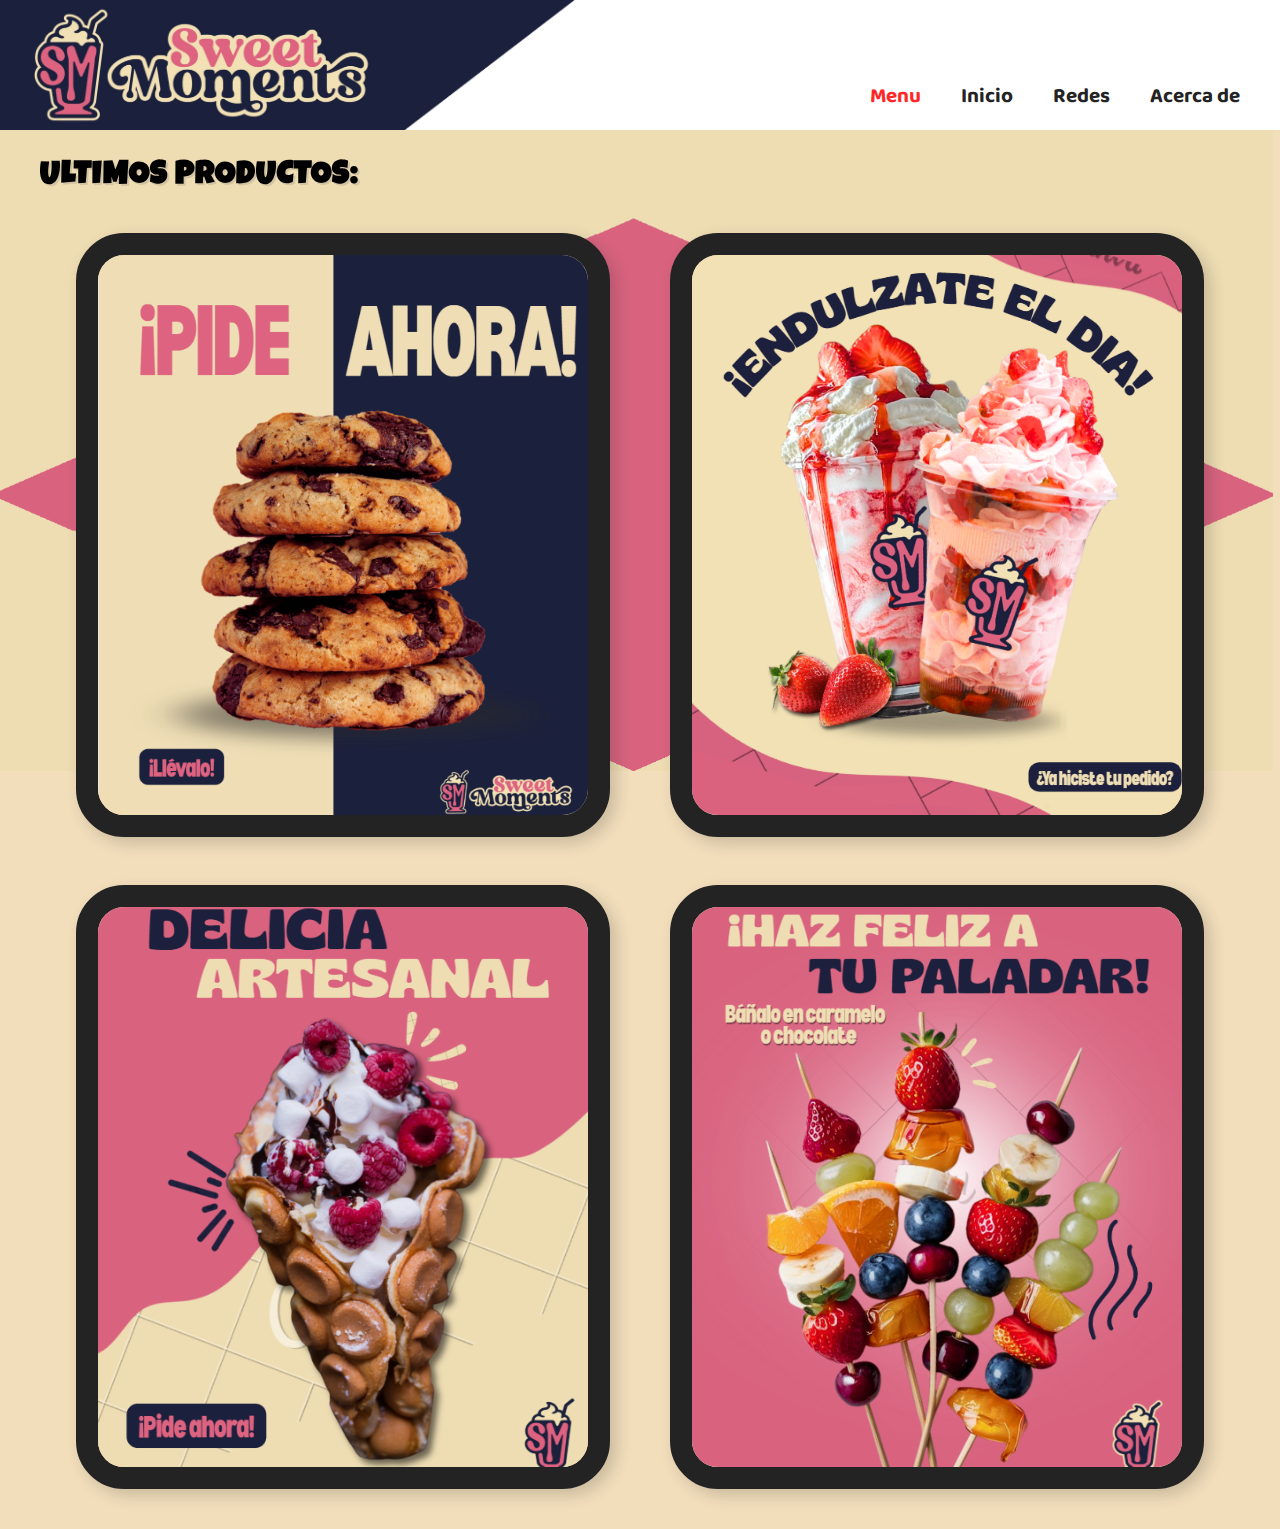
<file: index.html>
<!DOCTYPE html>
<html lang="es">
<head>
    <meta charset="UTF-8">
    <meta name="viewport" content="width=device-width, initial-scale=1.0">
    <title>Sweet Moments</title>
    <link rel="stylesheet" href="style.css">

    <link href="https://fonts.googleapis.com/css2?family=Baloo+2:wght@700&display=swap" rel="stylesheet">
</head>

<body>

    <header>
    <img src="logo-grande.png" alt="Sweet Moments Logo" class="logo-grande">
    <nav>
        <ul>
            <li><a href="menu.html" class="active">Menu</a></li>
            <li><a href="index.html">Inicio</a></li>
            <li><a href="#">Redes</a></li>
            <li><a href="#">Acerca de</a></li>
        </ul>
    </nav>
</header>


    <main>
        <div class="rombo-bg"></div>
    <h2>ULTIMOS PRODUCTOS:</h2>
    <div class="productos">
        <div class="producto">
            <img src="cookies.png" alt="Cookies">
        </div>
        <div class="producto">
            <img src="fresas.png" alt="Fresas con crema">
        </div>
        <div class="producto">
            <img src="art.png" alt="Producto 3">
        </div>
        <div class="producto">
            <img src="cc.png" alt="Producto 4">
        </div>
    </div>
    </main>

    <footer>

    </footer>
</file>
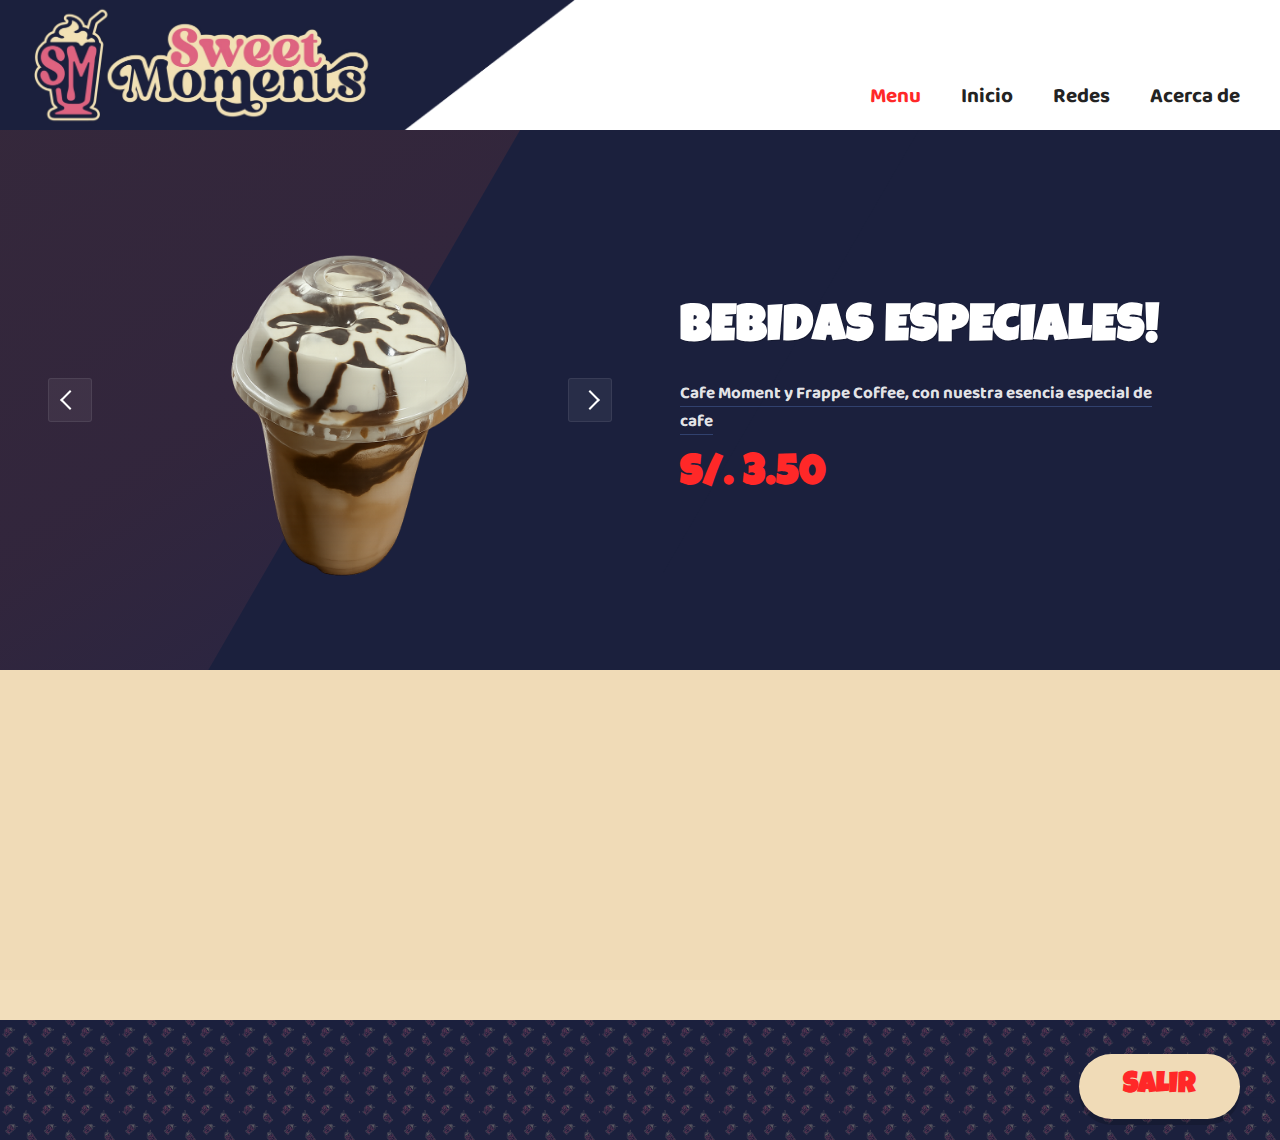
<file: bebidas.html>
<!DOCTYPE html>
<html lang="es">
<head>
    <meta charset="UTF-8">
    <meta name="viewport" content="width=device-width, initial-scale=1.0">
    <title>Sweet Moments</title>
    <link rel="stylesheet" href="menupstyle.css">

    <link href="https://fonts.googleapis.com/css2?family=Baloo+2:wght@700&display=swap" rel="stylesheet">
</head>

<body>

    <header>
    <img src="logo-grande.png" alt="Sweet Moments Logo" class="logo-grande">
    <nav>
        <ul>
            <li><a href="menu.html" class="active">Menu</a></li>
            <li><a href="index.html">Inicio</a></li>
            <li><a href="redes.html">Redes</a></li>
            <li><a href="#">Acerca de</a></li>
        </ul>
    </nav>
</header>


    <main>
        <section class="hero-section" aria-label="Promoción principal">
  <div class="hero-inner">
    <div class="carousel" aria-hidden="false" role="region" aria-label="Carrusel de productos">
      <button class="arrow left" aria-label="Anterior"></button>

      <div class="slides" role="list">
        
        <img class="slide" src="fcoffee.png" alt="fc" role="listitem">
        <img class="slide" src="coffee.png" alt="c" role="listitem">
        <img class="slide" src="fcoffee1.png" alt="fc" role="listitem">
        <img class="slide" src="coffee1.png" alt="c" role="listitem">
      </div>

      <button class="arrow right" aria-label="Siguiente"></button>
    </div>

    <div class="hero-content">
      <h1>BEBIDAS ESPECIALES!</h1>
      <p class="lead">Cafe Moment y Frappe Coffee, con nuestra esencia especial de cafe</p>
      <div class="price">S/. 3.50</div>
    </div>
  </div>
</section>


<div class="cream-band" role="presentation" aria-hidden="true"></div>


<div class="cream-large" role="presentation" aria-hidden="true"></div>
    </main>

<footer class="mosaic-footer">
  <button class="exit-btn" onclick="location.href='index.html'">SALIR</button>
</footer>

<script>
    
(function(){
  const carousel = document.querySelector('.carousel');
  if (!carousel) return;

  const slides = Array.from(carousel.querySelectorAll('.slide'));
  const prevBtn = carousel.querySelector('.arrow.left');
  const nextBtn = carousel.querySelector('.arrow.right');
  if (!slides.length) return;

  let idx = 0;

  function update() {
    slides.forEach((s, i) => {
      if (i === idx) {
        s.classList.add('active');
        s.setAttribute('aria-hidden', 'false');
      } else {
        s.classList.remove('active');
        s.setAttribute('aria-hidden', 'true');
      }
    });
  }

  function prev() {
    idx = (idx - 1 + slides.length) % slides.length;
    update();
  }

  function next() {
    idx = (idx + 1) % slides.length;
    update();
  }

  update();

  if (prevBtn) prevBtn.addEventListener('click', prev);
  if (nextBtn) nextBtn.addEventListener('click', next);

  carousel.addEventListener('keydown', (e) => {
    if (e.key === 'ArrowLeft') prev();
    if (e.key === 'ArrowRight') next();
  });

  [prevBtn, nextBtn].forEach(btn => {
    if (btn) btn.setAttribute('tabindex', '0');
  });

  window._fresasCarousel = { next, prev, goTo: i => { idx = i % slides.length; update(); } };
})();
</script>
</file>
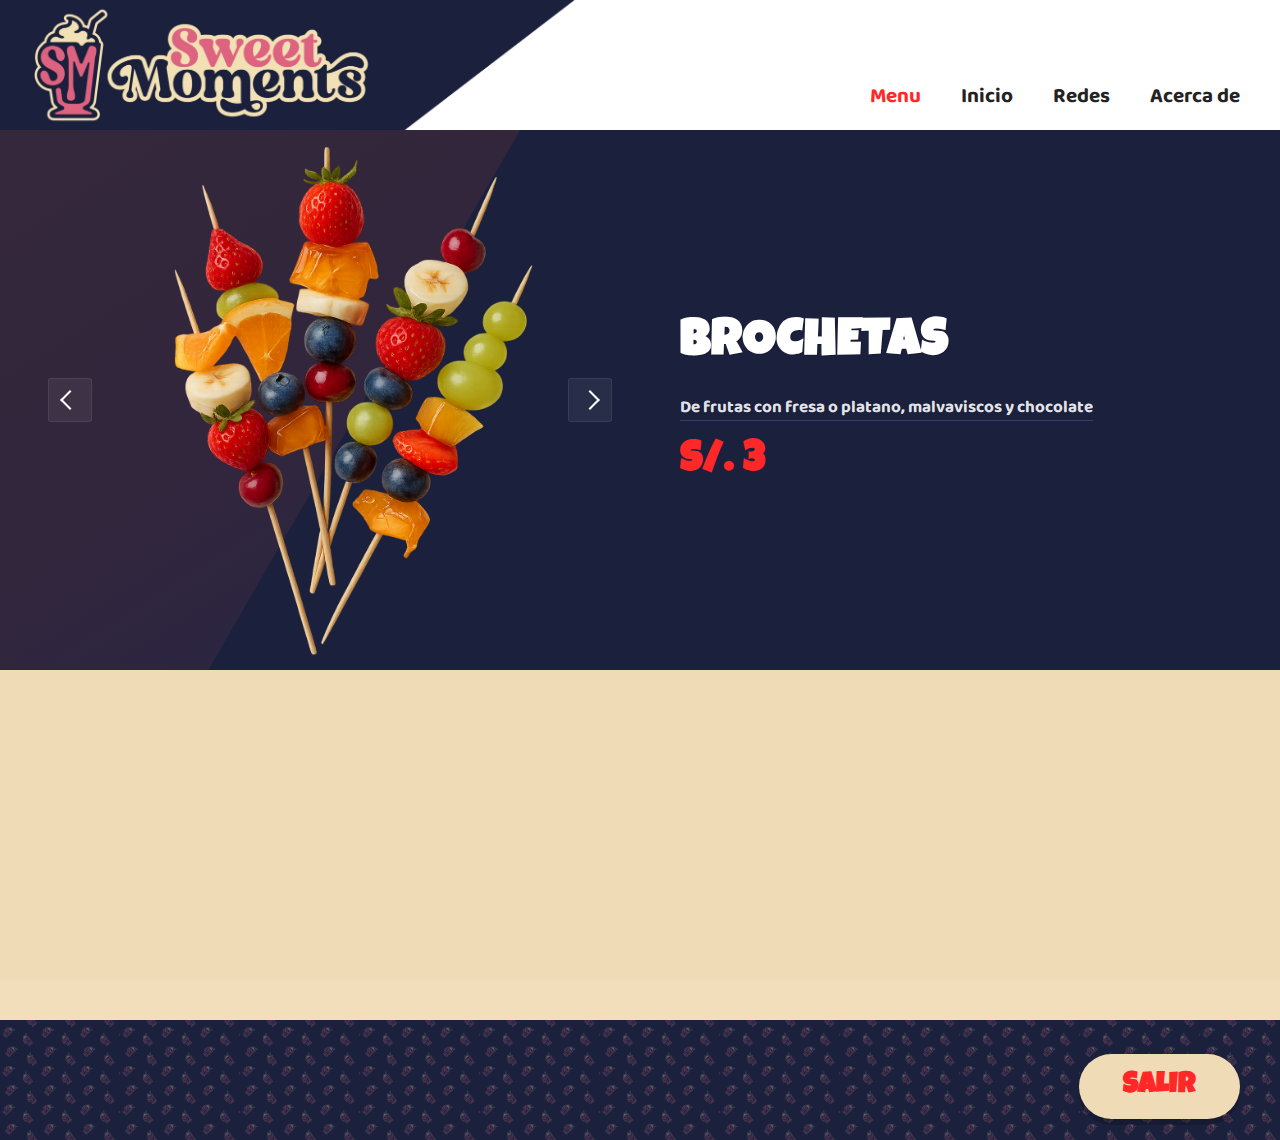
<file: brochetas.html>
<!DOCTYPE html>
<html lang="es">
<head>
    <meta charset="UTF-8">
    <meta name="viewport" content="width=device-width, initial-scale=1.0">
    <title>Sweet Moments</title>
    <link rel="stylesheet" href="menupstyle.css">

    <link href="https://fonts.googleapis.com/css2?family=Baloo+2:wght@700&display=swap" rel="stylesheet">
</head>

<body>

    <header>
    <img src="logo-grande.png" alt="Sweet Moments Logo" class="logo-grande">
    <nav>
        <ul>
            <li><a href="menu.html" class="active">Menu</a></li>
            <li><a href="index.html">Inicio</a></li>
            <li><a href="redes.html">Redes</a></li>
            <li><a href="#">Acerca de</a></li>
        </ul>
    </nav>
</header>


    <main>
        <section class="hero-section" aria-label="Promoción principal">
  <div class="hero-inner">
    <div class="carousel" aria-hidden="false" role="region" aria-label="Carrusel de productos">
      <button class="arrow left" aria-label="Anterior"></button>

      <div class="slides" role="list">

        <img class="slide" src="brocheta.png" alt="brocheta" role="listitem">
        <img class="slide" src="brocheta1.png" alt="brocheta" role="listitem">
      </div>

      <button class="arrow right" aria-label="Siguiente"></button>
    </div>

    <div class="hero-content">
      <h1>BROCHETAS</h1>
      <p class="lead">De frutas con fresa o platano, malvaviscos y chocolate</p>
      <div class="price">S/. 3</div>
    </div>
  </div>
</section>

<div class="cream-band" role="presentation" aria-hidden="true"></div>

<div class="cream-large" role="presentation" aria-hidden="true"></div>
    </main>

<footer class="mosaic-footer">
  <button class="exit-btn" onclick="location.href='index.html'">SALIR</button>
</footer>

<script>

(function(){
  const carousel = document.querySelector('.carousel');
  if (!carousel) return;

  const slides = Array.from(carousel.querySelectorAll('.slide'));
  const prevBtn = carousel.querySelector('.arrow.left');
  const nextBtn = carousel.querySelector('.arrow.right');
  if (!slides.length) return;

  let idx = 0;

  function update() {
    slides.forEach((s, i) => {
      if (i === idx) {
        s.classList.add('active');
        s.setAttribute('aria-hidden', 'false');
      } else {
        s.classList.remove('active');
        s.setAttribute('aria-hidden', 'true');
      }
    });
  }

  function prev() {
    idx = (idx - 1 + slides.length) % slides.length;
    update();
  }

  function next() {
    idx = (idx + 1) % slides.length;
    update();
  }

  update();

  if (prevBtn) prevBtn.addEventListener('click', prev);
  if (nextBtn) nextBtn.addEventListener('click', next);

  carousel.addEventListener('keydown', (e) => {
    if (e.key === 'ArrowLeft') prev();
    if (e.key === 'ArrowRight') next();
  });

  [prevBtn, nextBtn].forEach(btn => {
    if (btn) btn.setAttribute('tabindex', '0');
  });

  window._fresasCarousel = { next, prev, goTo: i => { idx = i % slides.length; update(); } };
})();
</script>
</file>
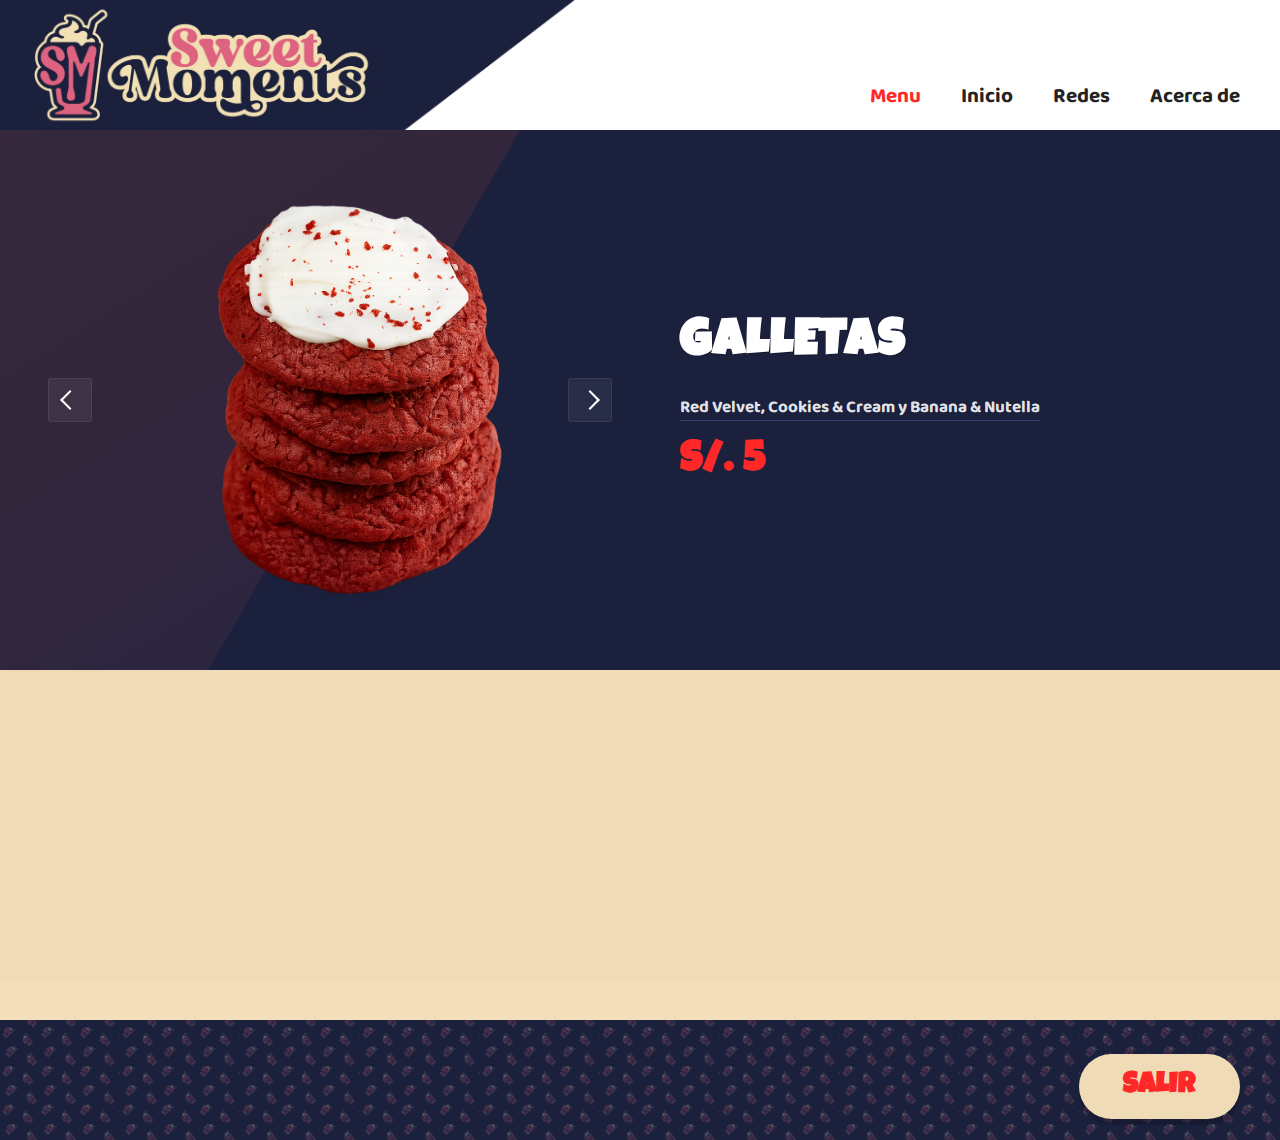
<file: cookies.html>
<!DOCTYPE html>
<html lang="es">
<head>
    <meta charset="UTF-8">
    <meta name="viewport" content="width=device-width, initial-scale=1.0">
    <title>Sweet Moments</title>
    <link rel="stylesheet" href="menupstyle.css">

    <link href="https://fonts.googleapis.com/css2?family=Baloo+2:wght@700&display=swap" rel="stylesheet">
</head>

<body>

    <header>
    <img src="logo-grande.png" alt="Sweet Moments Logo" class="logo-grande">
    <nav>
        <ul>
            <li><a href="menu.html" class="active">Menu</a></li>
            <li><a href="index.html">Inicio</a></li>
            <li><a href="redes.html">Redes</a></li>
            <li><a href="#">Acerca de</a></li>
        </ul>
    </nav>
</header>


    <main>
        <section class="hero-section" aria-label="Promoción principal">
  <div class="hero-inner">
    <div class="carousel" aria-hidden="false" role="region" aria-label="Carrusel de productos">
      <button class="arrow left" aria-label="Anterior"></button>

      <div class="slides" role="list">

        <img class="slide" src="cred.png" alt="Fresas con crema - variante 2" role="listitem">
        <img class="slide" src="candc.png" alt="Fresas con crema - variante 2" role="listitem">
        <img class="slide" src="cookie.png" alt="Fresas con crema - variante 1" role="listitem">
      </div>

      <button class="arrow right" aria-label="Siguiente"></button>
    </div>

    <div class="hero-content">
      <h1>GALLETAS</h1>
      <p class="lead">Red Velvet, Cookies & Cream y Banana & Nutella</p>
      <div class="price">S/. 5</div>
    </div>
  </div>
</section>

<div class="cream-band" role="presentation" aria-hidden="true"></div>

<div class="cream-large" role="presentation" aria-hidden="true"></div>
    </main>

<footer class="mosaic-footer">
  <button class="exit-btn" onclick="location.href='index.html'">SALIR</button>
</footer>

<script>

(function(){
  const carousel = document.querySelector('.carousel');
  if (!carousel) return;

  const slides = Array.from(carousel.querySelectorAll('.slide'));
  const prevBtn = carousel.querySelector('.arrow.left');
  const nextBtn = carousel.querySelector('.arrow.right');
  if (!slides.length) return;

  let idx = 0;

  function update() {
    slides.forEach((s, i) => {
      if (i === idx) {
        s.classList.add('active');
        s.setAttribute('aria-hidden', 'false');
      } else {
        s.classList.remove('active');
        s.setAttribute('aria-hidden', 'true');
      }
    });
  }

  function prev() {
    idx = (idx - 1 + slides.length) % slides.length;
    update();
  }

  function next() {
    idx = (idx + 1) % slides.length;
    update();
  }

  update();

  if (prevBtn) prevBtn.addEventListener('click', prev);
  if (nextBtn) nextBtn.addEventListener('click', next);

  carousel.addEventListener('keydown', (e) => {
    if (e.key === 'ArrowLeft') prev();
    if (e.key === 'ArrowRight') next();
  });

  [prevBtn, nextBtn].forEach(btn => {
    if (btn) btn.setAttribute('tabindex', '0');
  });

  window._fresasCarousel = { next, prev, goTo: i => { idx = i % slides.length; update(); } };
})();
</script>
</file>
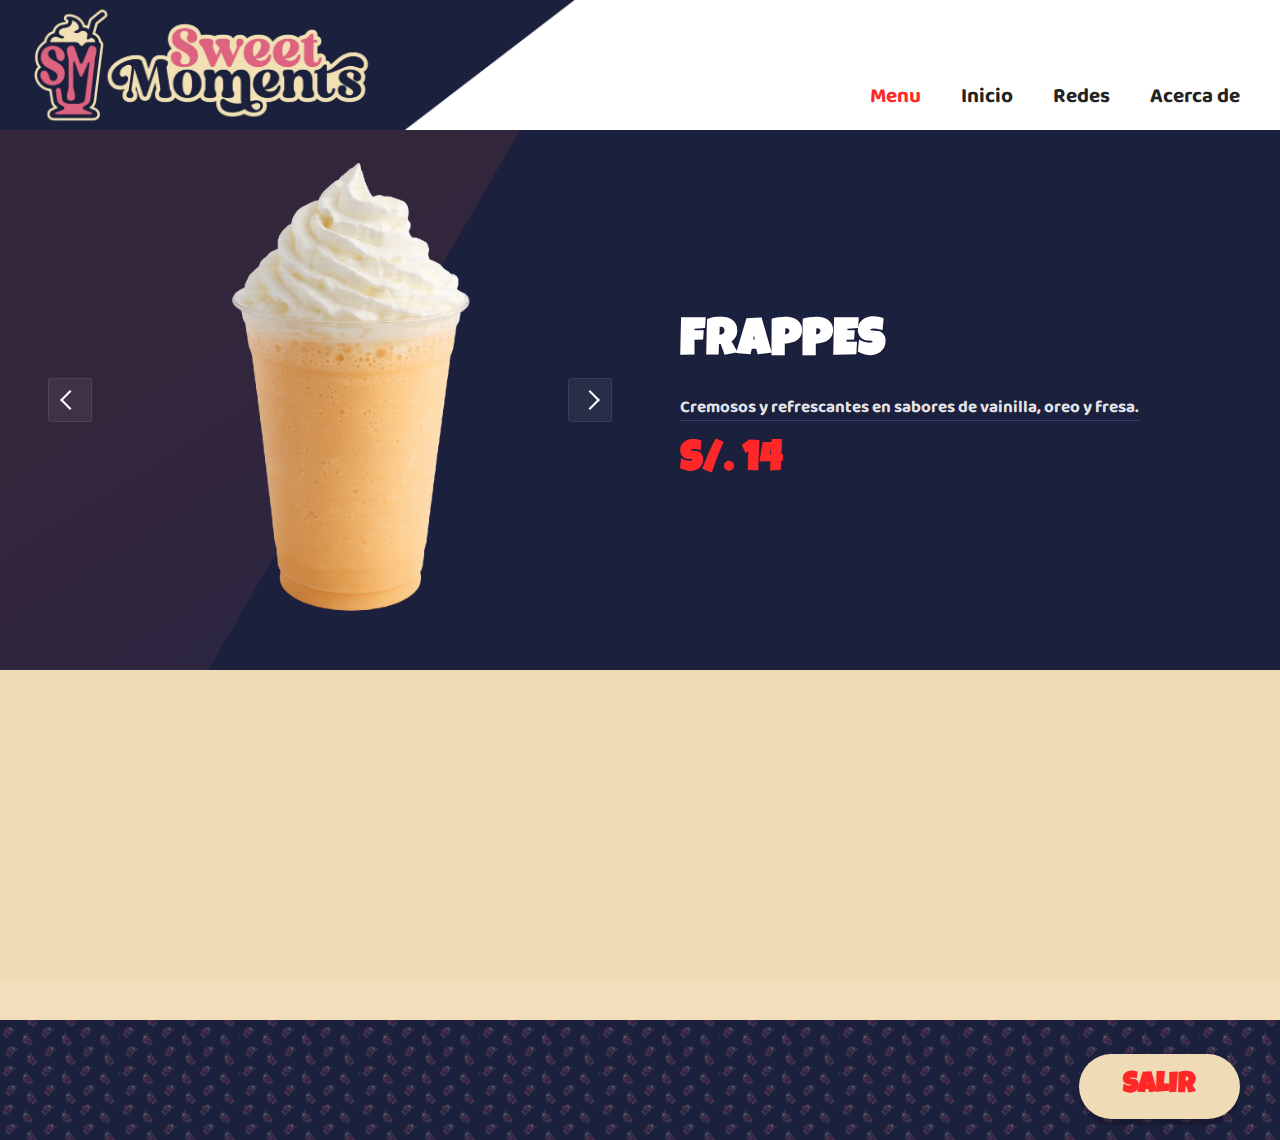
<file: frappes.html>
<!DOCTYPE html>
<html lang="es">
<head>
    <meta charset="UTF-8">
    <meta name="viewport" content="width=device-width, initial-scale=1.0">
    <title>Sweet Moments</title>
    <link rel="stylesheet" href="menupstyle.css">

    <link href="https://fonts.googleapis.com/css2?family=Baloo+2:wght@700&display=swap" rel="stylesheet">
</head>

<body>

    <header>
    <img src="logo-grande.png" alt="Sweet Moments Logo" class="logo-grande">
    <nav>
        <ul>
            <li><a href="menu.html" class="active">Menu</a></li>
            <li><a href="index.html">Inicio</a></li>
            <li><a href="redes.html">Redes</a></li>
            <li><a href="#">Acerca de</a></li>
        </ul>
    </nav>
</header>


    <main>
        <section class="hero-section" aria-label="Promoción principal">
  <div class="hero-inner">
    <div class="carousel" aria-hidden="false" role="region" aria-label="Carrusel de productos">
      <button class="arrow left" aria-label="Anterior"></button>

      <div class="slides" role="list">

        <img class="slide" src="frappev.png" alt="frappe" role="listitem">
        <img class="slide" src="frappeo.png" alt="frappe1" role="listitem">
        <img class="slide" src="frappef.png" alt="frappe2" role="listitem">
      </div>

      <button class="arrow right" aria-label="Siguiente"></button>
    </div>

    <div class="hero-content">
      <h1>FRAPPES</h1>
      <p class="lead">Cremosos y refrescantes en sabores de vainilla, oreo y fresa.</p>
      <div class="price">S/. 14</div>
    </div>
  </div>
</section>

<div class="cream-band" role="presentation" aria-hidden="true"></div>

<div class="cream-large" role="presentation" aria-hidden="true"></div>
    </main>

<footer class="mosaic-footer">
  <button class="exit-btn" onclick="location.href='index.html'">SALIR</button>
</footer>

<script>

(function(){
  const carousel = document.querySelector('.carousel');
  if (!carousel) return;

  const slides = Array.from(carousel.querySelectorAll('.slide'));
  const prevBtn = carousel.querySelector('.arrow.left');
  const nextBtn = carousel.querySelector('.arrow.right');
  if (!slides.length) return;

  let idx = 0;

  function update() {
    slides.forEach((s, i) => {
      if (i === idx) {
        s.classList.add('active');
        s.setAttribute('aria-hidden', 'false');
      } else {
        s.classList.remove('active');
        s.setAttribute('aria-hidden', 'true');
      }
    });
  }

  function prev() {
    idx = (idx - 1 + slides.length) % slides.length;
    update();
  }

  function next() {
    idx = (idx + 1) % slides.length;
    update();
  }

  update();

  if (prevBtn) prevBtn.addEventListener('click', prev);
  if (nextBtn) nextBtn.addEventListener('click', next);

  carousel.addEventListener('keydown', (e) => {
    if (e.key === 'ArrowLeft') prev();
    if (e.key === 'ArrowRight') next();
  });

  [prevBtn, nextBtn].forEach(btn => {
    if (btn) btn.setAttribute('tabindex', '0');
  });

  window._fresasCarousel = { next, prev, goTo: i => { idx = i % slides.length; update(); } };
})();
</script>
</file>
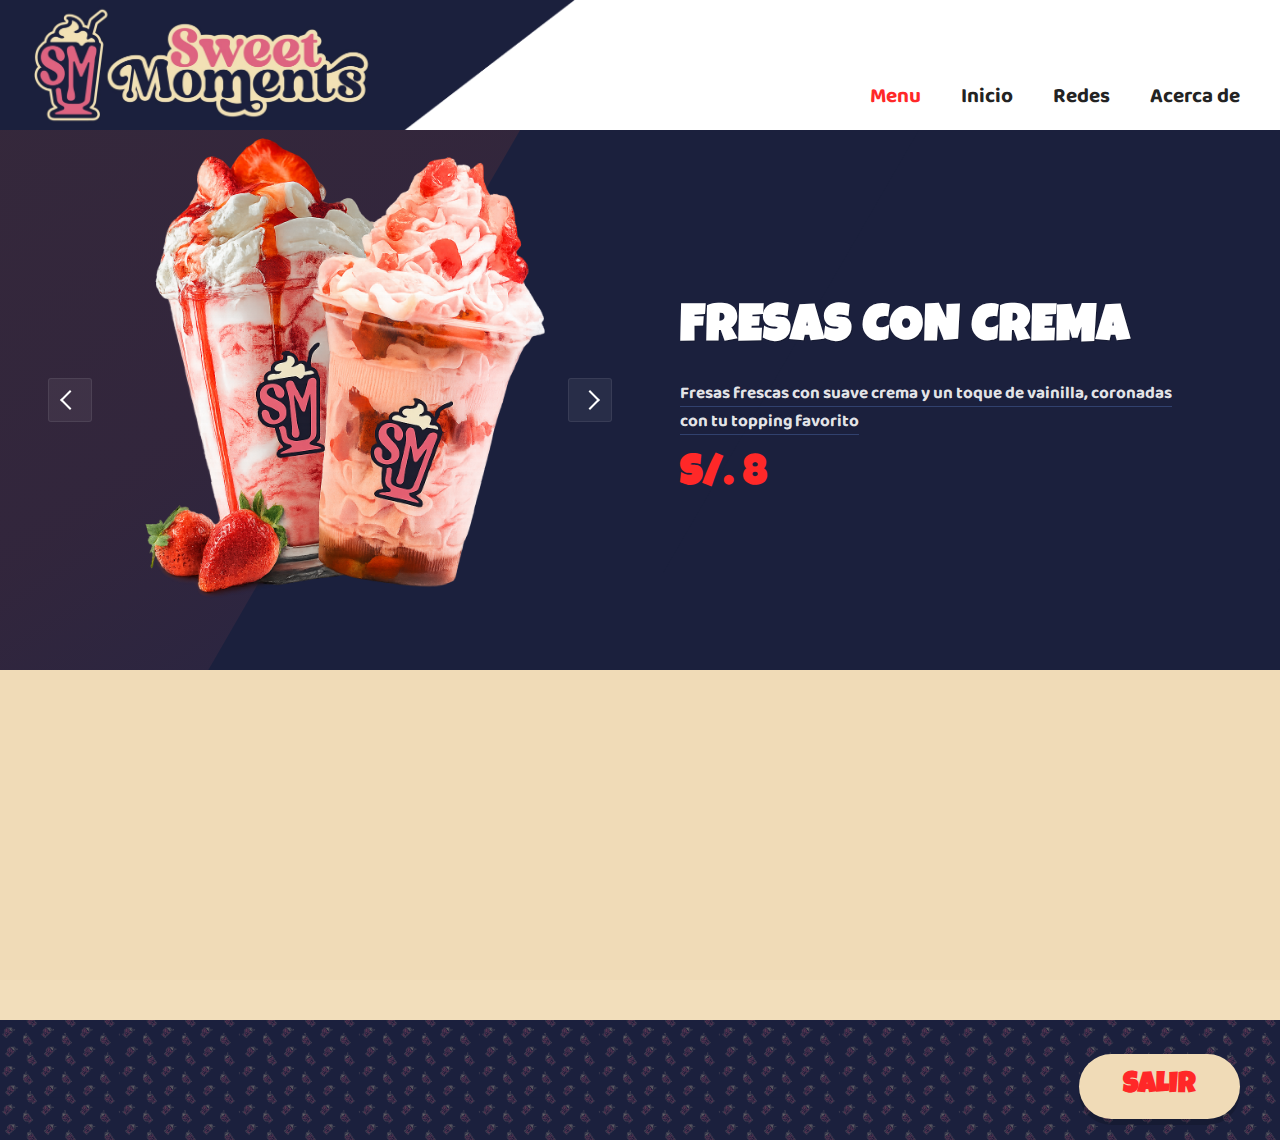
<file: fresas.html>
<!DOCTYPE html>
<html lang="es">
<head>
    <meta charset="UTF-8">
    <meta name="viewport" content="width=device-width, initial-scale=1.0">
    <title>Sweet Moments</title>
    <link rel="stylesheet" href="menupstyle.css">

    <link href="https://fonts.googleapis.com/css2?family=Baloo+2:wght@700&display=swap" rel="stylesheet">
</head>

<body>

    <header>
    <img src="logo-grande.png" alt="Sweet Moments Logo" class="logo-grande">
    <nav>
        <ul>
            <li><a href="menu.html" class="active">Menu</a></li>
            <li><a href="index.html">Inicio</a></li>
            <li><a href="redes.html">Redes</a></li>
            <li><a href="#">Acerca de</a></li>
        </ul>
    </nav>
</header>


    <main>
        <section class="hero-section" aria-label="Promoción principal">
  <div class="hero-inner">
    <div class="carousel" aria-hidden="false" role="region" aria-label="Carrusel de productos">
      <button class="arrow left" aria-label="Anterior"></button>

      <div class="slides" role="list">
        <img class="slide" src="fresa.png" alt="Fresas con crema" role="listitem">
        <img class="slide" src="fresa1.png" alt="Fresas con crema1" role="listitem">
        <img class="slide" src="fresa2.png" alt="Fresas con crema2" role="listitem">
      </div>

      <button class="arrow right" aria-label="Siguiente"></button>
    </div>

    <div class="hero-content">
      <h1>FRESAS CON CREMA</h1>
      <p class="lead">Fresas frescas con suave crema y un toque de vainilla, coronadas con tu topping favorito</p>
      <div class="price">S/. 8</div>
    </div>
  </div>
</section>


<div class="cream-band" role="presentation" aria-hidden="true"></div>


<div class="cream-large" role="presentation" aria-hidden="true"></div>
    </main>

<footer class="mosaic-footer">
  <button class="exit-btn" onclick="location.href='index.html'">SALIR</button>
</footer>

<script>

(function(){
  const carousel = document.querySelector('.carousel');
  if (!carousel) return;

  const slides = Array.from(carousel.querySelectorAll('.slide'));
  const prevBtn = carousel.querySelector('.arrow.left');
  const nextBtn = carousel.querySelector('.arrow.right');
  if (!slides.length) return;

  let idx = 0;

  function update() {
    slides.forEach((s, i) => {
      if (i === idx) {
        s.classList.add('active');
        s.setAttribute('aria-hidden', 'false');
      } else {
        s.classList.remove('active');
        s.setAttribute('aria-hidden', 'true');
      }
    });
  }

  function prev() {
    idx = (idx - 1 + slides.length) % slides.length;
    update();
  }

  function next() {
    idx = (idx + 1) % slides.length;
    update();
  }

  update();

  if (prevBtn) prevBtn.addEventListener('click', prev);
  if (nextBtn) nextBtn.addEventListener('click', next);

  carousel.addEventListener('keydown', (e) => {
    if (e.key === 'ArrowLeft') prev();
    if (e.key === 'ArrowRight') next();
  });

  [prevBtn, nextBtn].forEach(btn => {
    if (btn) btn.setAttribute('tabindex', '0');
  });

  window._fresasCarousel = { next, prev, goTo: i => { idx = i % slides.length; update(); } };
})();
</script>
</file>
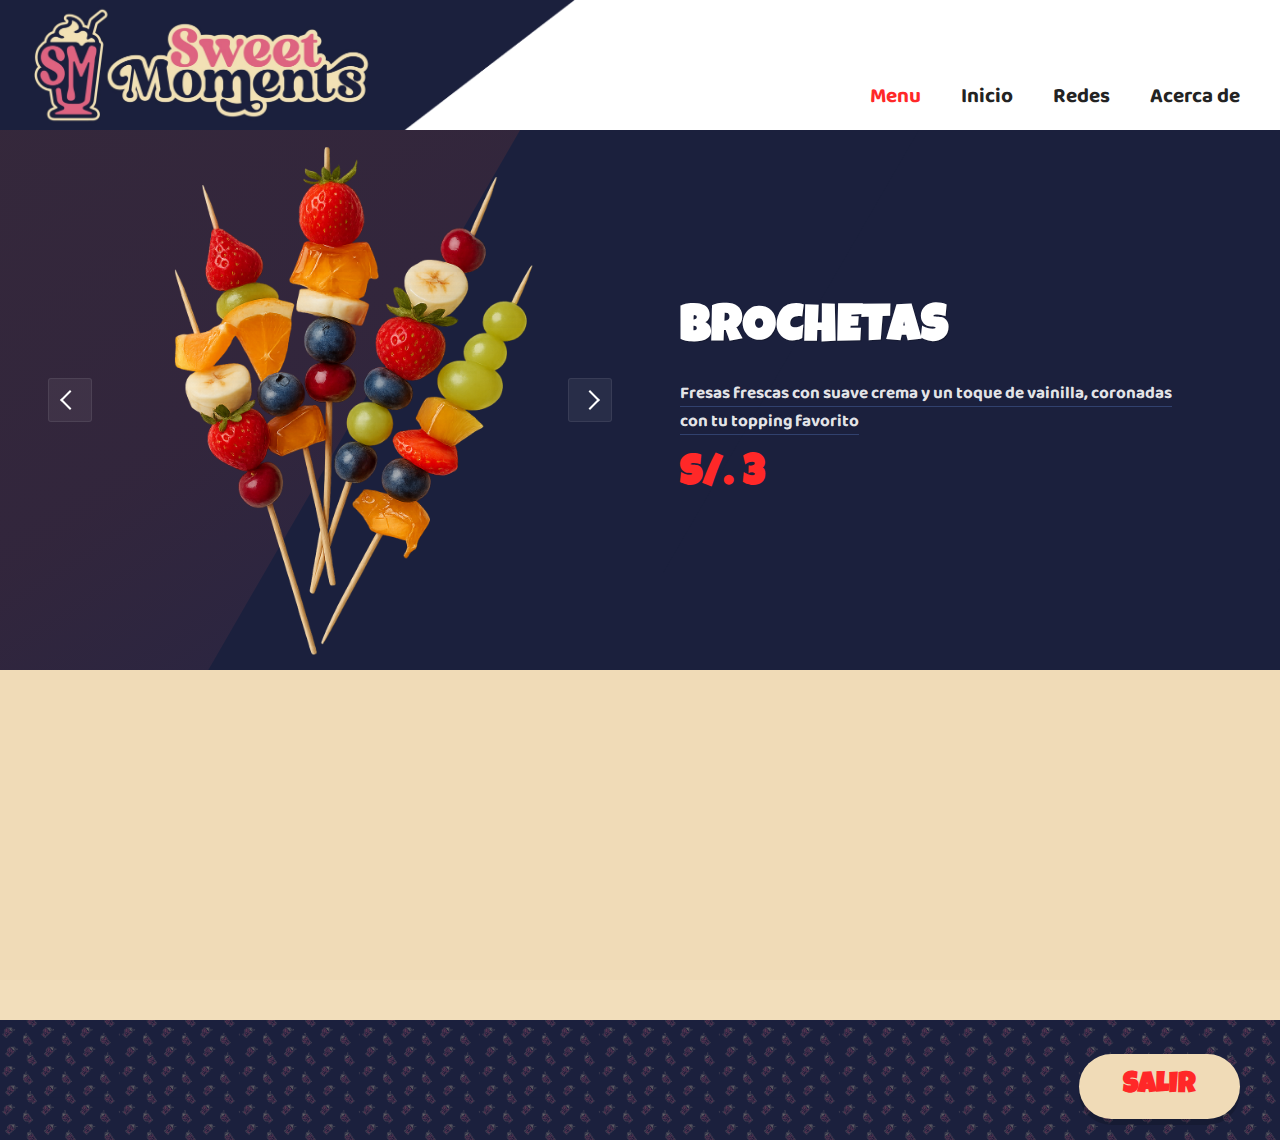
<file: galletas.html>
<!DOCTYPE html>
<html lang="es">
<head>
    <meta charset="UTF-8">
    <meta name="viewport" content="width=device-width, initial-scale=1.0">
    <title>Sweet Moments</title>
    <link rel="stylesheet" href="menupstyle.css">

    <link href="https://fonts.googleapis.com/css2?family=Baloo+2:wght@700&display=swap" rel="stylesheet">
</head>

<body>

    <header>
    <img src="logo-grande.png" alt="Sweet Moments Logo" class="logo-grande">
    <nav>
        <ul>
            <li><a href="menu.html" class="active">Menu</a></li>
            <li><a href="index.html">Inicio</a></li>
            <li><a href="redes.html">Redes</a></li>
            <li><a href="#">Acerca de</a></li>
        </ul>
    </nav>
</header>


    <main>
        <section class="hero-section" aria-label="Promoción principal">
  <div class="hero-inner">
    <div class="carousel" aria-hidden="false" role="region" aria-label="Carrusel de productos">
      <button class="arrow left" aria-label="Anterior"></button>

      <div class="slides" role="list">
        <img class="slide" src="brocheta.png" alt="galleta" role="listitem">
        <img class="slide" src="fresa1.png" alt="galleta1" role="listitem">
      </div>

      <button class="arrow right" aria-label="Siguiente"></button>
    </div>

    <div class="hero-content">
      <h1>BROCHETAS</h1>
      <p class="lead">Fresas frescas con suave crema y un toque de vainilla, coronadas con tu topping favorito</p>
      <div class="price">S/. 3</div>
    </div>
  </div>
</section>

<div class="cream-band" role="presentation" aria-hidden="true"></div>

<div class="cream-large" role="presentation" aria-hidden="true"></div>
    </main>

<footer class="mosaic-footer">
  <button class="exit-btn" onclick="location.href='index.html'">SALIR</button>
</footer>

<script>

(function(){
  const carousel = document.querySelector('.carousel');
  if (!carousel) return;

  const slides = Array.from(carousel.querySelectorAll('.slide'));
  const prevBtn = carousel.querySelector('.arrow.left');
  const nextBtn = carousel.querySelector('.arrow.right');
  if (!slides.length) return;

  let idx = 0;

  function update() {
    slides.forEach((s, i) => {
      if (i === idx) {
        s.classList.add('active');
        s.setAttribute('aria-hidden', 'false');
      } else {
        s.classList.remove('active');
        s.setAttribute('aria-hidden', 'true');
      }
    });
  }

  function prev() {
    idx = (idx - 1 + slides.length) % slides.length;
    update();
  }

  function next() {
    idx = (idx + 1) % slides.length;
    update();
  }

  update();

  if (prevBtn) prevBtn.addEventListener('click', prev);
  if (nextBtn) nextBtn.addEventListener('click', next);

  carousel.addEventListener('keydown', (e) => {
    if (e.key === 'ArrowLeft') prev();
    if (e.key === 'ArrowRight') next();
  });

  [prevBtn, nextBtn].forEach(btn => {
    if (btn) btn.setAttribute('tabindex', '0');
  });

  window._fresasCarousel = { next, prev, goTo: i => { idx = i % slides.length; update(); } };
})();
</script>
</file>
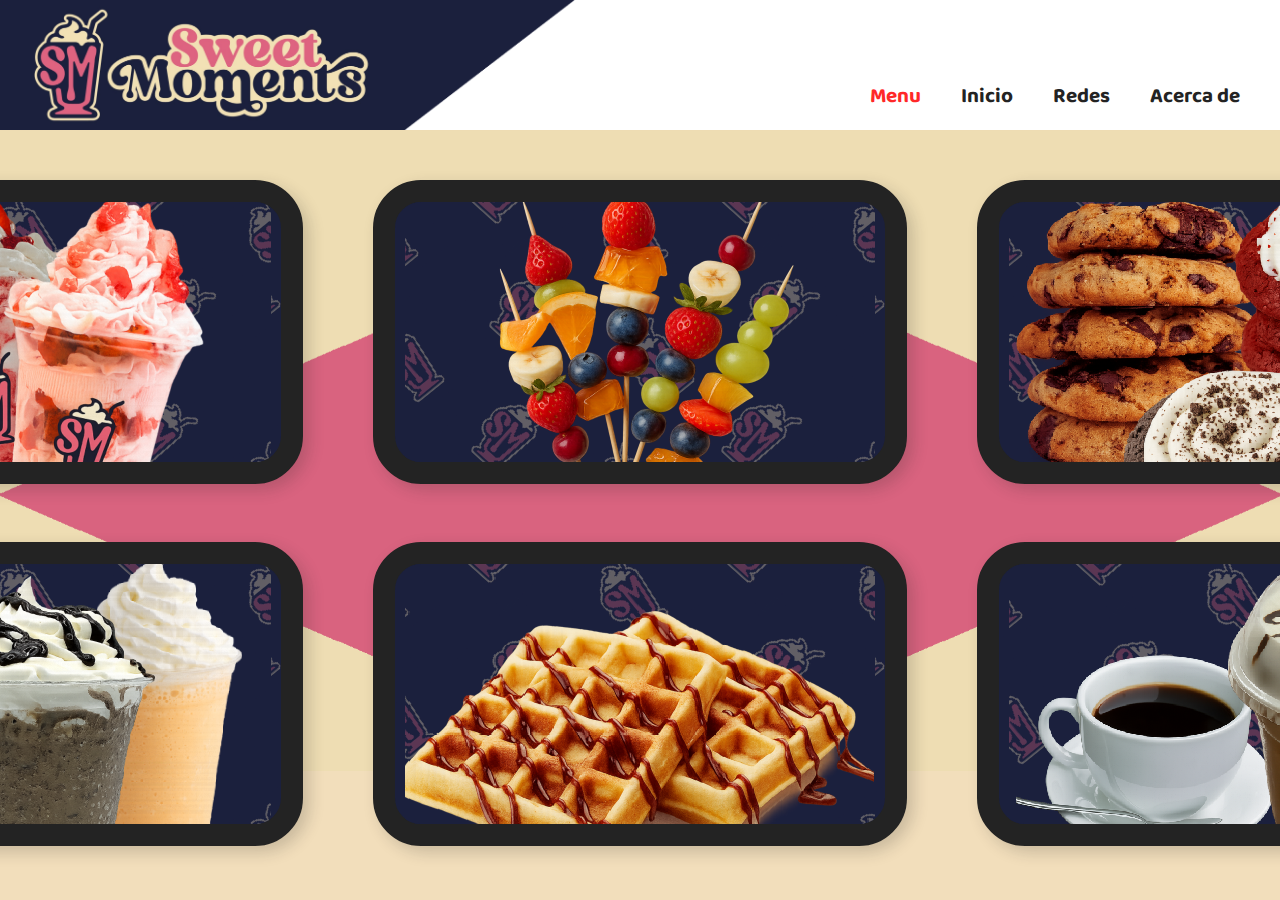
<file: menu.html>
<!DOCTYPE html>
<html lang="es">
<head>
    <meta charset="UTF-8">
    <meta name="viewport" content="width=device-width, initial-scale=1.0">
    <title>Sweet Moments</title>
    <link rel="stylesheet" href="menustyle.css">

    <link href="https://fonts.googleapis.com/css2?family=Baloo+2:wght@700&display=swap" rel="stylesheet">
</head>
<body>
    <div class="rombo-bg"></div>

    <header>
    <img src="logo-grande.png" alt="Sweet Moments Logo" class="logo-grande">
    <nav>
        <ul>
            <li><a href="menu.html" class="active">Menu</a></li>
            <li><a href="index.html">Inicio</a></li>
            <li><a href="redes.html">Redes</a></li>
            <li><a href="#">Acerca de</a></li>
        </ul>
    </nav>
</header>

    <main>
    <div class="rombo-bg"></div>
    <div class="productos">
        <div class="producto">
            <a href="fresas.html"><img src="fresasmenu_1.png" alt="fresas con crema"> </a>
        </div>
        <div class="producto">
            <a href="brochetas.html"><img src="brochetasmenu.png" alt="brochetas"> </a>
        </div>
        <div class="producto">
            <a href="cookies.html"><img src="galletasmenu.png" alt="cookies"> </a>
        </div>
        <div class="producto">
            <a href="frappes.html"><img src="frappesmenu.png" alt="frappes"> </a>
        </div>
        <div class="producto">
            <a href="waffles.html"><img src="wafflemenu.png" alt="waffle"> </a>
        </div>
        <div class="producto">
            <a href="bebidas.html"><img src="bebidasmenu.png" alt="Bebidas especiales"> </a>
        </div>
    </div>
    </main>

    <footer>

    </footer>
</file>
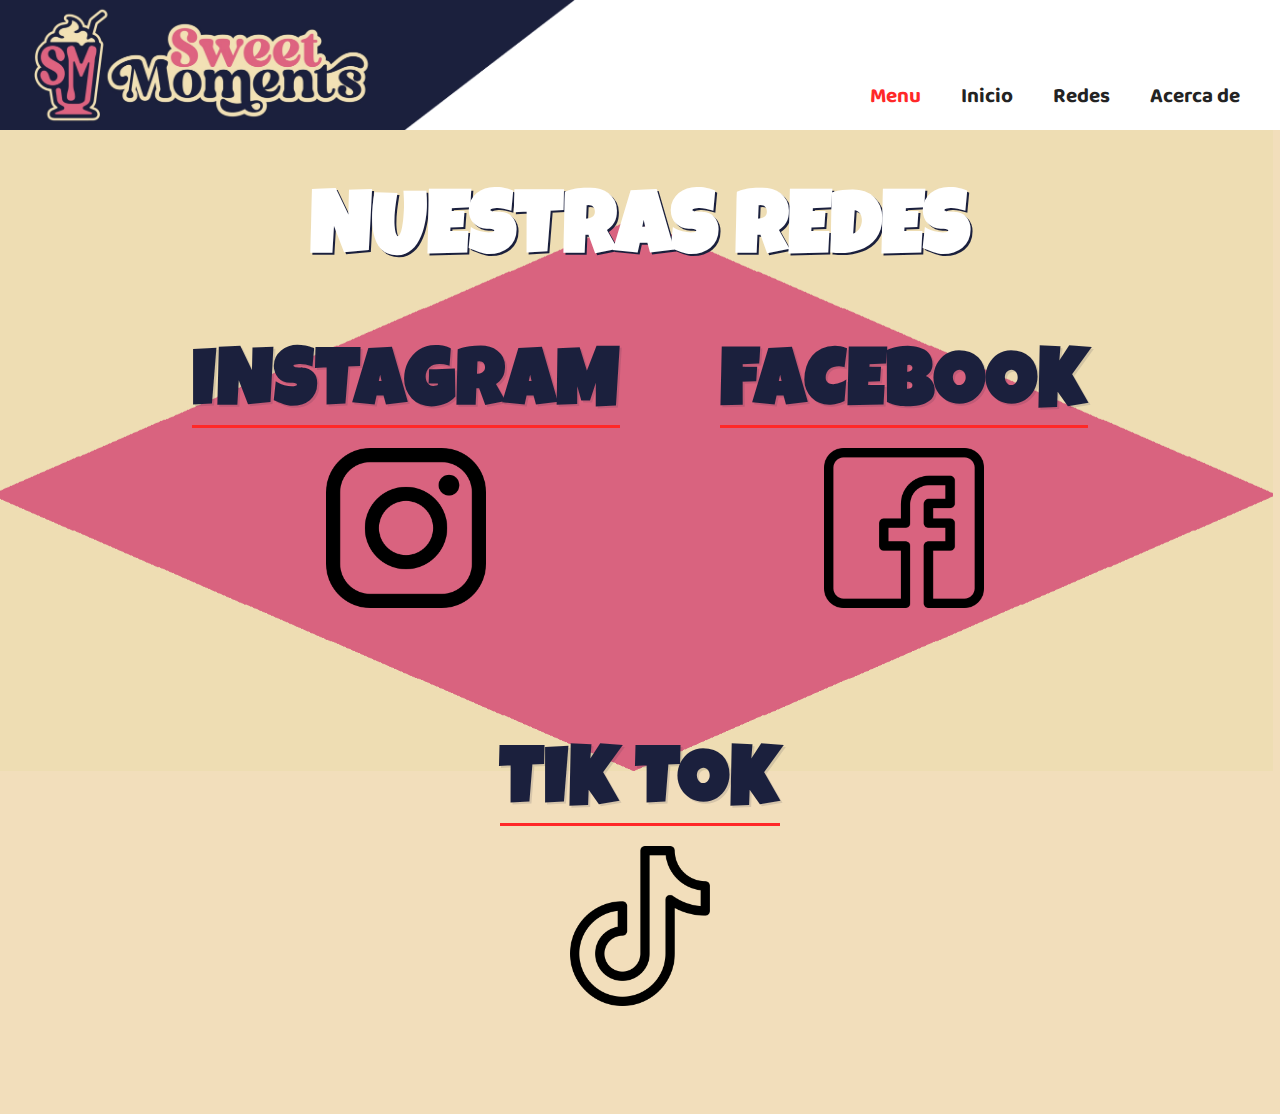
<file: redes.html>
<!DOCTYPE html>
<html lang="es">
<head>
    <meta charset="UTF-8">
    <meta name="viewport" content="width=device-width, initial-scale=1.0">
    <title>Sweet Moments</title>
    <link rel="stylesheet" href="redesstyle.css">

    <link href="https://fonts.googleapis.com/css2?family=Baloo+2:wght@700&display=swap" rel="stylesheet">
</head>

<body>

    <header>
    <img src="logo-grande.png" alt="Sweet Moments Logo" class="logo-grande">
    <nav>
        <ul>
            <li><a href="menu.html" class="active">Menu</a></li>
            <li><a href="index.html">Inicio</a></li>
            <li><a href="redes.html">Redes</a></li>
            <li><a href="#">Acerca de</a></li>
        </ul>
    </nav>
</header>


   <main>
  <section class="redes">
    <h1>NUESTRAS REDES</h1>
    <div class="rombo-bg"></div>
    <div class="contenedor-redes">
      <div class="red">
        <h2>INSTAGRAM</h2>
        <a href="https://www.instagram.com/sweetmoment_lm/?igsh=NG5vazVweHY4djg4"><img src="instagram.png" alt="Instagram" class="icono-red"></a> 
      </div>

      <div class="red">
        <h2>FACEBOOK</h2>
        <a href="https://web.facebook.com/people/Sweet-Moment/pfbid0X8oH7qoUy4nFwURjXSJc7dcm3iWn9r2kNPmpjL5XPhds6bTSeRFEatDfeMFHCuURl/?rdid=GytDav731Y2CJH12&share_url=https%3A%2F%2Fweb.facebook.com%2Fshare%2F19X7Jk4FJH%2F%3F_rdc%3D1%26_rdr"><img src="facebook.png" alt="Facebook" class="icono-red"></a>
      </div>

      <div class="red">
        <h2>TIK TOK</h2>
        <a href="https://www.tiktok.com/@sweetmoment_lm?_t=zm-8xwl8vgzav6&_r=1"><img src="tiktok.png" alt="TikTok" class="icono-red"></a>
      </div>
    </div>
  </section>
</main>

    <footer>

    </footer>
</file>
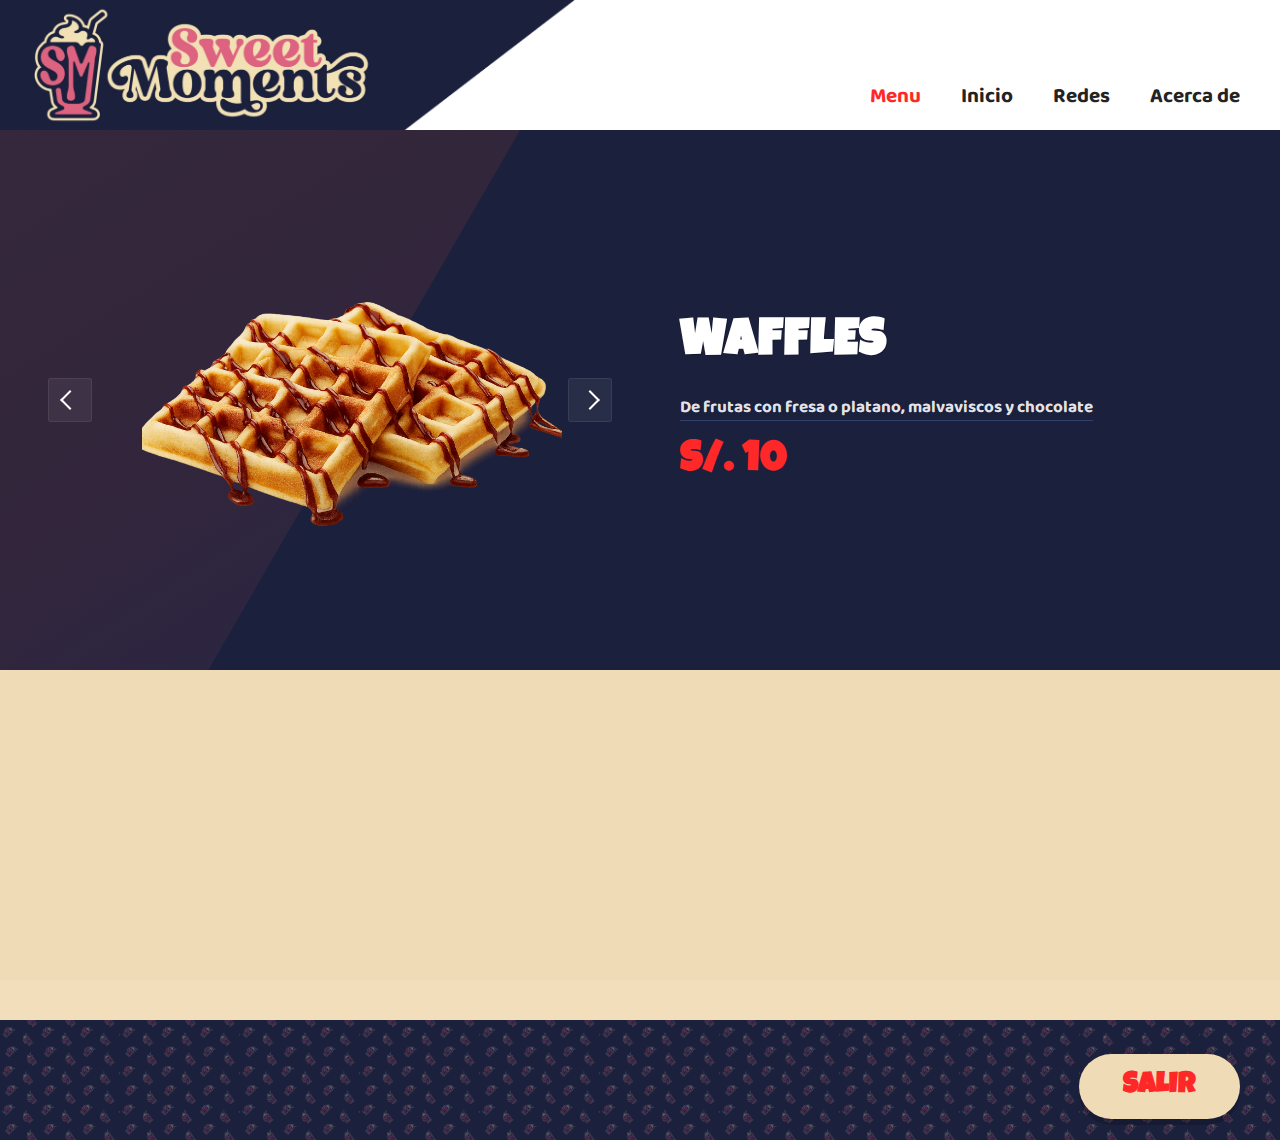
<file: waffles.html>
<!DOCTYPE html>
<html lang="es">
<head>
    <meta charset="UTF-8">
    <meta name="viewport" content="width=device-width, initial-scale=1.0">
    <title>Sweet Moments</title>
    <link rel="stylesheet" href="menupstyle.css">

    <link href="https://fonts.googleapis.com/css2?family=Baloo+2:wght@700&display=swap" rel="stylesheet">
</head>

<body>

    <header>
    <img src="logo-grande.png" alt="Sweet Moments Logo" class="logo-grande">
    <nav>
        <ul>
            <li><a href="menu.html" class="active">Menu</a></li>
            <li><a href="index.html">Inicio</a></li>
            <li><a href="redes.html">Redes</a></li>
            <li><a href="#">Acerca de</a></li>
        </ul>
    </nav>
</header>


    <main>
        <section class="hero-section" aria-label="Promoción principal">
  <div class="hero-inner">
    <div class="carousel" aria-hidden="false" role="region" aria-label="Carrusel de productos">
      <button class="arrow left" aria-label="Anterior"></button>

      <div class="slides" role="list">

        <img class="slide" src="waffle.png" alt="waffle" role="listitem">
        <img class="slide" src="waffle1.png" alt="waffle1" role="listitem">
        <img class="slide" src="waffle2.png" alt="waffle2" role="listitem">
      </div>

      <button class="arrow right" aria-label="Siguiente"></button>
    </div>

    <div class="hero-content">
      <h1>WAFFLES</h1>
      <p class="lead">De frutas con fresa o platano, malvaviscos y chocolate</p>
      <div class="price">S/. 10</div>
    </div>
  </div>
</section>

<div class="cream-band" role="presentation" aria-hidden="true"></div>

<div class="cream-large" role="presentation" aria-hidden="true"></div>
    </main>

<footer class="mosaic-footer">
  <button class="exit-btn" onclick="location.href='index.html'">SALIR</button>
</footer>

<script>

(function(){
  const carousel = document.querySelector('.carousel');
  if (!carousel) return;

  const slides = Array.from(carousel.querySelectorAll('.slide'));
  const prevBtn = carousel.querySelector('.arrow.left');
  const nextBtn = carousel.querySelector('.arrow.right');
  if (!slides.length) return;

  let idx = 0;

  function update() {
    slides.forEach((s, i) => {
      if (i === idx) {
        s.classList.add('active');
        s.setAttribute('aria-hidden', 'false');
      } else {
        s.classList.remove('active');
        s.setAttribute('aria-hidden', 'true');
      }
    });
  }

  function prev() {
    idx = (idx - 1 + slides.length) % slides.length;
    update();
  }

  function next() {
    idx = (idx + 1) % slides.length;
    update();
  }

  update();

  if (prevBtn) prevBtn.addEventListener('click', prev);
  if (nextBtn) nextBtn.addEventListener('click', next);

  carousel.addEventListener('keydown', (e) => {
    if (e.key === 'ArrowLeft') prev();
    if (e.key === 'ArrowRight') next();
  });

  [prevBtn, nextBtn].forEach(btn => {
    if (btn) btn.setAttribute('tabindex', '0');
  });

  window._fresasCarousel = { next, prev, goTo: i => { idx = i % slides.length; update(); } };
})();
</script>
</file>
<file: style.css>
@import url('https://fonts.googleapis.com/css2?family=Luckiest+Guy&display=swap');
*{
    margin:0;
}
body {
    margin: 0;
    font-family: 'Baloo 2', Arial, sans-serif;
    background: #f2debb;
}

header {
    display: flex;
    justify-content: flex-start;
    align-items: flex-start;
    background: #fff; /* Header solo blanco */
    width: 100%;
    position: fixed;
    top: 0px;
    z-index: 1;
}

.logo-grande {
    width: 100%;
    max-width: 580px;
    display: block;
    margin: 0 auto 0 0;
}

nav {
    background: #fff;
    display: flex;
    justify-content: flex-end;
    align-items: flex-start;
    padding: 0 40px;
    height: 50px;
    box-sizing: border-box;
    margin-top: 80px; /* Este es el ajuste para bajar el nav */
}

nav ul {
    list-style: none;
    display: flex;
    gap: 40px;
    margin: 0;
    padding: 0;
}

nav ul li a {
    text-decoration: none;
    color: #232323;
    font-weight: bold;
    font-size: 1.3rem;
    transition: color 0.3s;
}

nav ul li a.active, nav ul li a:hover {
    color: #ff2828;
}

main {
    padding: 130px 40px 40px;
}

h2 {
    font-family: "Luckiest Guy", cursive;
    font-size: 2rem;
    margin: 30px 0 10px;
    font-weight: bold;
    letter-spacing: 1px;
    text-align: left;
    text-shadow: 2px 2px #23253d22;
}

.productos {
    display: grid;
    grid-template-columns: repeat(2, 1fr);
    gap: 48px 60px;
    justify-content: center;
    align-items: center;
    margin: 40px auto 0 auto;
    max-width: 900px;
}

.producto {
    background: #f2debb;
    border-radius: 48px;
    border: 22px solid #232323;
    width: 490px;
    height: 560px;
    position: relative;
    overflow: hidden;
    box-shadow: 6px 6px 16px #23232333;
    display: flex;
    flex-direction: column;
    align-items: center;
    justify-content: center;
    margin: 0 auto;
    transition: transform 0.18s;
}

.producto:hover {
    transform: scale(1.03);
}

.producto img {
    width: 100%;
    height: 100%;
    object-fit: cover;
    display: block;
}
.rombo-bg {
    position: fixed;
    top: 0;
    width: 100vw;
    height: 100vh;
    right: 0;
    left: -7px;
    z-index: -1;
    background: url('rombo.png') no-repeat center center;
    background-size: contain;
    pointer-events: none;
    margin-right: 20px;
}
</file>
<file: menupstyle.css>
@import url('https://fonts.googleapis.com/css2?family=Luckiest+Guy&display=swap');
*{
    margin:0;
}
body {
    margin: 0;
    font-family: 'Baloo 2', Arial, sans-serif;
    background: #f2debb;
}

header {
    display: flex;
    justify-content: flex-start;
    align-items: flex-start;
    background: #fff; 
    width: 100%;
    position: fixed;
    top: 0px;
    z-index: 2;
}

.logo-grande {
    width: 100%;
    max-width: 580px;
    display: block;
    margin: 0 auto 0 0;
}

nav {
    background: #fff;
    display: flex;
    justify-content: flex-end;
    align-items: flex-start;
    padding: 0 40px;
    height: 50px;
    box-sizing: border-box;
    margin-top: 80px; 
}

nav ul {
    list-style: none;
    display: flex;
    gap: 40px;
    margin: 0;
    padding: 0;
}

nav ul li a {
    text-decoration: none;
    color: #232323;
    font-weight: bold;
    font-size: 1.3rem;
    transition: color 0.3s;
}

nav ul li a.active, nav ul li a:hover {
    color: #ff2828;
}

img {
    z-index: 3;
}
main {
    padding: 130px 40px 40px;
}

h2 {
    font-family: "Luckiest Guy", cursive;
    font-size: 2rem;
    margin: 30px 0 10px;
    font-weight: 30px;
    letter-spacing: 1px;
    text-align: left;
    text-shadow: 2px 2px #23253d22;
}
.producto {
    background: url('tile_background.png');
    border-radius: 48px;
    border: 7px solid #232323;
    width: 320px;
    height: 400px;
    position: relative;
    overflow: hidden;
    box-shadow: 6px 6px 16px #23232333;
    display: flex;
    flex-direction: column;
    align-items: center;
    justify-content: center;
    margin: 0 auto;
    transition: transform 0.18s;
    padding: 70px;
}
.productos {
    display: grid;
    grid-template-columns: repeat(2, 1fr);
    gap: 48px 60px;
    justify-content: center;
    align-items: center;
    margin: 40px auto 0 auto;
    max-width: 900px;
}

:root{
  --navy: #1B203D;
  --cream: #f0dbb7;
  --accent-pink: #E66276;
  --accent-red: #ff2828;
  --dark-overlay: #35283b;
}


html, body {
  overflow-x: hidden;
  margin: 0;
  padding: 0;
}


.full-bleed {
  position: relative;
  left: 50%;
  right: 50%;
  margin-left: -50vw;
  margin-right: -50vw;
  width: 100vw;
  box-sizing: border-box;
}


.hero-section {
  background: var(--navy);
  color: #fff;
  position: relative;
  overflow: hidden;
  padding: 60px 0;
  box-sizing: border-box;
  display: flex;
  gap: 40px;
  align-items: center;
  justify-content: center;
  z-index: 1;


  left: 50%;
  right: 50%;
  margin-left: -50vw;
  margin-right: -50vw;
  width: 100vw;
}


.hero-section::before,
.hero-section::after{
  content: "";
  position: absolute;
  height: 140%;
  top: -10%;
  z-index: 0;
  pointer-events: none;
}

.hero-section::before{
  right: -12%;
  width: 48%;
  transform: skewX(-30deg);
  background: var(--navy);
  top: -18%;
  height: 100%;
  opacity: 1;
}

.hero-section::after{
  left: -18%;
  width: 44%;
  transform: skewX(-30deg);
  background: linear-gradient(135deg, var(--dark-overlay) 0%, rgba(51,38,60,0.95) 60%, rgba(232,107,134,0.07) 100%);
  opacity: 1;
}

.hero-inner {
  width: 100%;
  max-width: 1200px;
  display: grid;
  grid-template-columns: 1fr 1fr;
  gap: 40px;
  align-items: center;
  z-index: 2; 
  box-sizing: border-box;
  padding: 0;
}


.carousel {
  position: relative;
  display: flex;
  align-items: center;
  justify-content: center;
  min-height: 360px;
  height: 420px;
  background: transparent;
  padding-left: 64px;
  padding-right: 20px;
  margin: 0;
  box-sizing: border-box;
}

.hero-content {
  padding-right: 64px; 
  padding-left: 20px;
  box-sizing: border-box;
  color: #fff;
  font-family: 'Baloo 2', Arial, sans-serif;
  z-index: 2;
}

.carousel .slides {
  width: 100%;
  display: flex;
  align-items: center;
  justify-content: center;
  position: relative;
}
.carousel .slide {
  display: none;
  width: 100%;
  max-width: 420px;
  height: auto;
  margin: 0 auto;
  z-index: 1;
}
.carousel .slide.active {
  display: block;
}


.carousel .arrow {
  position: absolute;
  top: 50%;
  transform: translateY(-50%);
  width: 44px;
  height: 44px;
  background: rgba(255,255,255,0.06);
  color: #fff;
  display: flex;
  align-items: center;
  justify-content: center;
  cursor: pointer;
  border-radius: 3px;
  box-shadow: none;
  border: 1px solid rgba(255,255,255,0.08);
  z-index: 3;
  padding: 0;
}

.carousel .arrow.left { left: 8px; }
.carousel .arrow.right { right: 8px; }

.carousel .arrow::after{
  content: "";
  width: 12px;
  height: 12px;
  border-top: 2px solid #fff;
  border-right: 2px solid #fff;
  transform: rotate(225deg);
  display: block;
}
.carousel .arrow.right::after{
  transform: rotate(45deg); 
}

.hero-content h1 {
  font-family: "Luckiest Guy", cursive;
  font-size: 3.2rem;
  margin: 0 0 25px;
  color: #ffffff;
  text-shadow: 1px 1px 0 rgba(0,0,0,0.2);
  letter-spacing: 1px;
}
.hero-content p.lead {
  color: rgba(255,255,255,0.9);
  font-weight: 700;
  line-height: 1.6;
  margin: 8px 0 20px;
  text-decoration: underline;
  text-decoration-color: rgba(91,130,204,0.35);
  text-underline-offset: 8px;
  max-width: 6000px;
  font-size: 17px;
}
.hero-content .price {
  font-size: 2.6rem;
  color: var(--accent-red);
  font-weight: 900;
  margin-top: 18px;
  letter-spacing: 1px;
  font-family: "Luckiest Guy", cursive;
}

.cream-band {
  background: var(--cream);
  height: 90px;
  box-sizing: border-box;
  z-index: 2;

  left: 50%;
  right: 50%;
  margin-left: -50vw;
  margin-right: -50vw;
  width: 100vw;
  position: relative;
}

.cream-large {
  background: var(--cream);
  height: 220px;
  z-index: 1;

  left: 50%;
  right: 50%;
  margin-left: -50vw;
  margin-right: -50vw;
  width: 100vw;
  position: relative;
}

.mosaic-footer {
  background-image: url("tile_background1.png");
  background-color: var(--navy);
  background-repeat: repeat;
  background-size: 120px;
  height: 120px;
  display: flex;
  align-items: center;
  justify-content: flex-end;
  padding: 0 40px;
  box-sizing: border-box;

  left: 50%;
  right: 50%;
  margin-left: -50vw;
  margin-right: -50vw;
  width: 100vw;
  position: relative;
}

.exit-btn {
  background: var(--cream);
  color: var(--accent-red);
  font-family: 'Luckiest Guy', cursive;
  font-weight: 900;
  font-size: 1.8rem;
  padding: 18px 44px;
  border-radius: 40px;
  box-shadow: 0 6px 0 rgba(0,0,0,0.15);
  border: none;
  outline: none;
  cursor: pointer;
  display: inline-block;
  transform: translateY(6px);
}

@media (max-width: 980px){
  .hero-inner { grid-template-columns: 1fr; text-align:center; gap:20px; padding: 0 24px; }
  .carousel { order: 2; padding-left: 24px; padding-right: 24px; height: auto; }
  .hero-content { order: 1; padding-right: 24px; padding-left: 24px; }
  .hero-content h1 { font-size: 2.6rem; }
  .cream-band { height: 60px; }
  .mosaic-footer { justify-content: center; padding: 20px; }
  .carousel .arrow.left { left: 8px; }
  .carousel .arrow.right { right: 8px; }
}
</file>
<file: menustyle.css>
@import url('https://fonts.googleapis.com/css2?family=Luckiest+Guy&display=swap');
*{
    margin:0;
}
body {
    margin: 0;
    font-family: 'Baloo 2', Arial, sans-serif;
    background: #f2debb;
}

header {
    display: flex;
    justify-content: flex-start;
    align-items: flex-start;
    background: #fff; /* Header solo blanco */
    width: 100%;
    position: fixed;
    top: 0px;
    z-index: 1;
}

.logo-grande {
    width: 100%;
    max-width: 580px;
    display: block;
    margin: 0 auto 0 0;
}

nav {
    background: #fff;
    display: flex;
    justify-content: flex-end;
    align-items: flex-start;
    padding: 0 40px;
    height: 50px;
    box-sizing: border-box;
    margin-top: 80px; /* Este es el ajuste para bajar el nav */
}

nav ul {
    list-style: none;
    display: flex;
    gap: 40px;
    margin: 0;
    padding: 0;
}

nav ul li a {
    text-decoration: none;
    color: #232323;
    font-weight: bold;
    font-size: 1.3rem;
    transition: color 0.3s;
}

nav ul li a.active, nav ul li a:hover {
    color: #ff2828;
}

main {
    padding: 130px 40px 40px;
}

h2 {
    font-family: "Luckiest Guy", cursive;
    font-size: 2rem;
    margin: 30px 0 10px;
    font-weight: bold;
    letter-spacing: 1px;
    text-align: left;
    text-shadow: 2px 2px #23253d22;
}

.productos {
    display: grid;
    grid-template-columns: repeat(3, 1fr);
    gap: 58px 70px;
    justify-content: center;
    align-items: center;
    margin: 50px auto 0 auto;
    max-width: 900px;
}

.producto {
    background: url('tile_background.png');
    border-radius: 48px;
    border: 22px solid #232323;
    width: 490px;
    height: 260px;
    position: relative;
    overflow: hidden;
    box-shadow: 6px 6px 16px #23232333;
    display: flex;
    flex-direction: column;
    align-items: center;
    justify-content: center;
    margin: 0 auto;
    transition: transform 0.18s;
}

.producto:hover {
    transform: scale(1.03);
}

.producto img {
    width: 100%;
    height: 100%;
    object-fit: cover;
    display: block;
}
.rombo-bg {
    position: fixed;
    top: 0;
    left: 0;
    width: 100vw;
    height: 100vh;
    z-index: -1;
    background: url('rombo.png') no-repeat center center;
    background-size: contain;
    pointer-events: none;
}
</file>
<file: redesstyle.css>
@import url('https://fonts.googleapis.com/css2?family=Luckiest+Guy&display=swap');
*{
    margin:0;
}
body {
    margin: 0;
    font-family: 'Baloo 2', Arial, sans-serif;
    background: #f2debb;
}

header {
    display: flex;
    justify-content: flex-start;
    align-items: flex-start;
    background: #fff; 
    width: 100%;
    position: fixed;
    top: 0px;
    z-index: 1;
}

.logo-grande {
    width: 100%;
    max-width: 580px;
    display: block;
    margin: 0 auto 0 0;
}

nav {
    background: #fff;
    display: flex;
    justify-content: flex-end;
    align-items: flex-start;
    padding: 0 40px;
    height: 50px;
    box-sizing: border-box;
    margin-top: 80px; 
}

nav ul {
    list-style: none;
    display: flex;
    gap: 40px;
    margin: 0;
    padding: 0;
}

nav ul li a {
    text-decoration: none;
    color: #232323;
    font-weight: bold;
    font-size: 1.3rem;
    transition: color 0.3s;
}

nav ul li a.active, nav ul li a:hover {
    color: #ff2828;
}

main {
    padding: 130px 40px 40px;
}

h2 {
    font-family: "Luckiest Guy", cursive;
    font-size: 2rem;
    margin: 30px 0 10px;
    font-weight: bold;
    letter-spacing: 1px;
    text-align: left;
    text-shadow: 2px 2px #23253d22;
}

.productos {
    display: grid;
    grid-template-columns: repeat(2, 1fr);
    gap: 48px 60px;
    justify-content: center;
    align-items: center;
    margin: 40px auto 0 auto;
    max-width: 900px;
}

.producto {
    background: #f2debb;
    border-radius: 48px;
    border: 22px solid #232323;
    width: 490px;
    height: 560px;
    position: relative;
    overflow: hidden;
    box-shadow: 6px 6px 16px #23232333;
    display: flex;
    flex-direction: column;
    align-items: center;
    justify-content: center;
    margin: 0 auto;
    transition: transform 0.18s;
}

.producto:hover {
    transform: scale(1.03);
}

.producto img {
    width: 100%;
    height: 100%;
    object-fit: cover;
    display: block;
}
.rombo-bg {
    position: fixed;
    top: 0;
    width: 100vw;
    height: 100vh;
    right: 0;
    left: -7px;
    z-index: -1;
    background: url('rombo.png') no-repeat center center;
    background-size: contain;
    pointer-events: none;
    margin-right: 20px;
}
.redes {
  text-align: center;
  padding: 60px;
}
.redes img{
    z-index: 1;
}
.redes h1 {
  font-family: "Luckiest Guy", cursive;
  font-size: 5.5rem;
  color: #fff;
  text-shadow: 2px 2px 0 #1B203D;
  margin-bottom: 40px;
  text-align: center;
  z-index: 2;
}

.contenedor-redes {
  display: flex;
  flex-wrap: wrap;
  justify-content: center;
  align-items: center;
  gap: 100px;
}


.red {
  display: flex;
  flex-direction: column;
  align-items: center;
}

.red h2 {
  font-family: "Luckiest Guy", cursive;
  font-size: 5rem;
  color: #1B203D;
  text-transform: uppercase;
  position: relative;
  margin-bottom: 20px;
}

.red h2::after {
  content: "";
  display: block;
  width: 100%;
  height: 3px;
  background: #ff2828;
  position: absolute;
  bottom: 0px;
  left: 0;
}

.icono-red {
  width: 160px;
  height: auto;
  transition: transform 0.3s ease;
}

.icono-red:hover {
  transform: scale(1.1);
}
</file>
